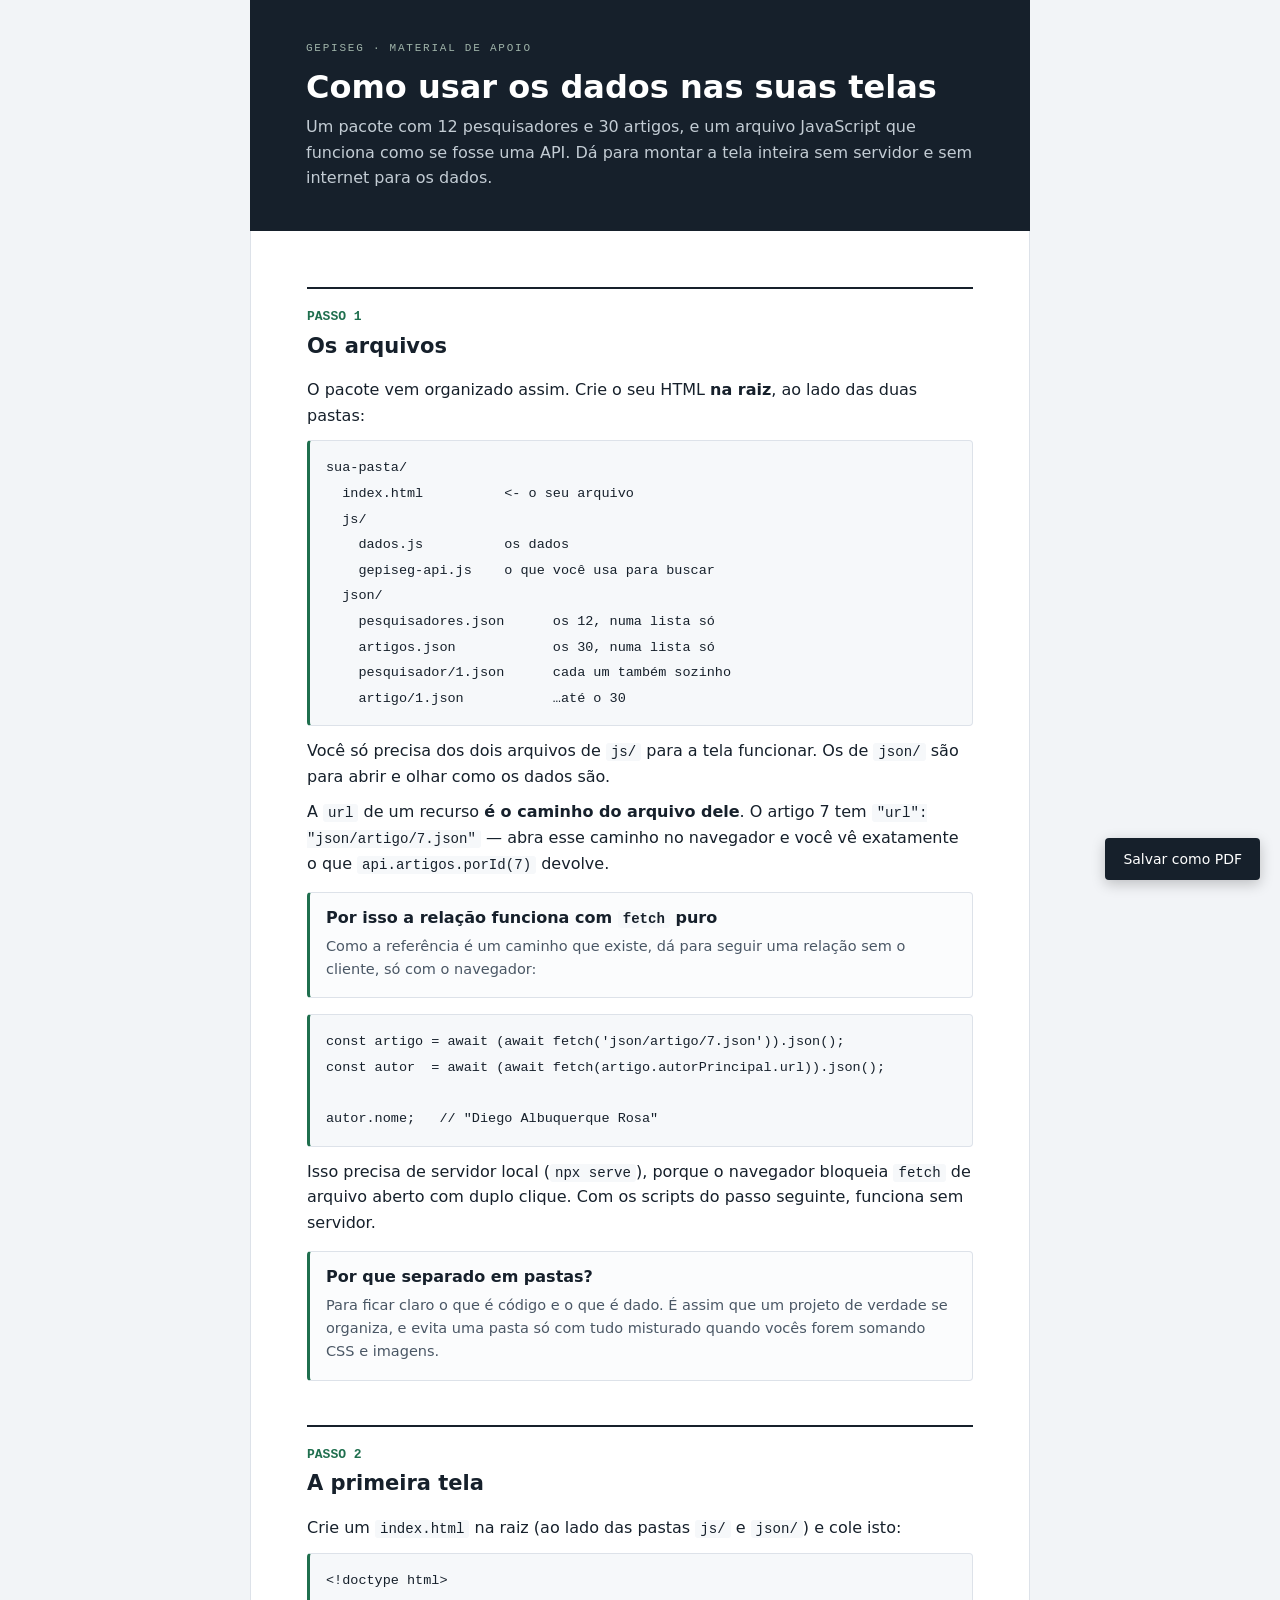
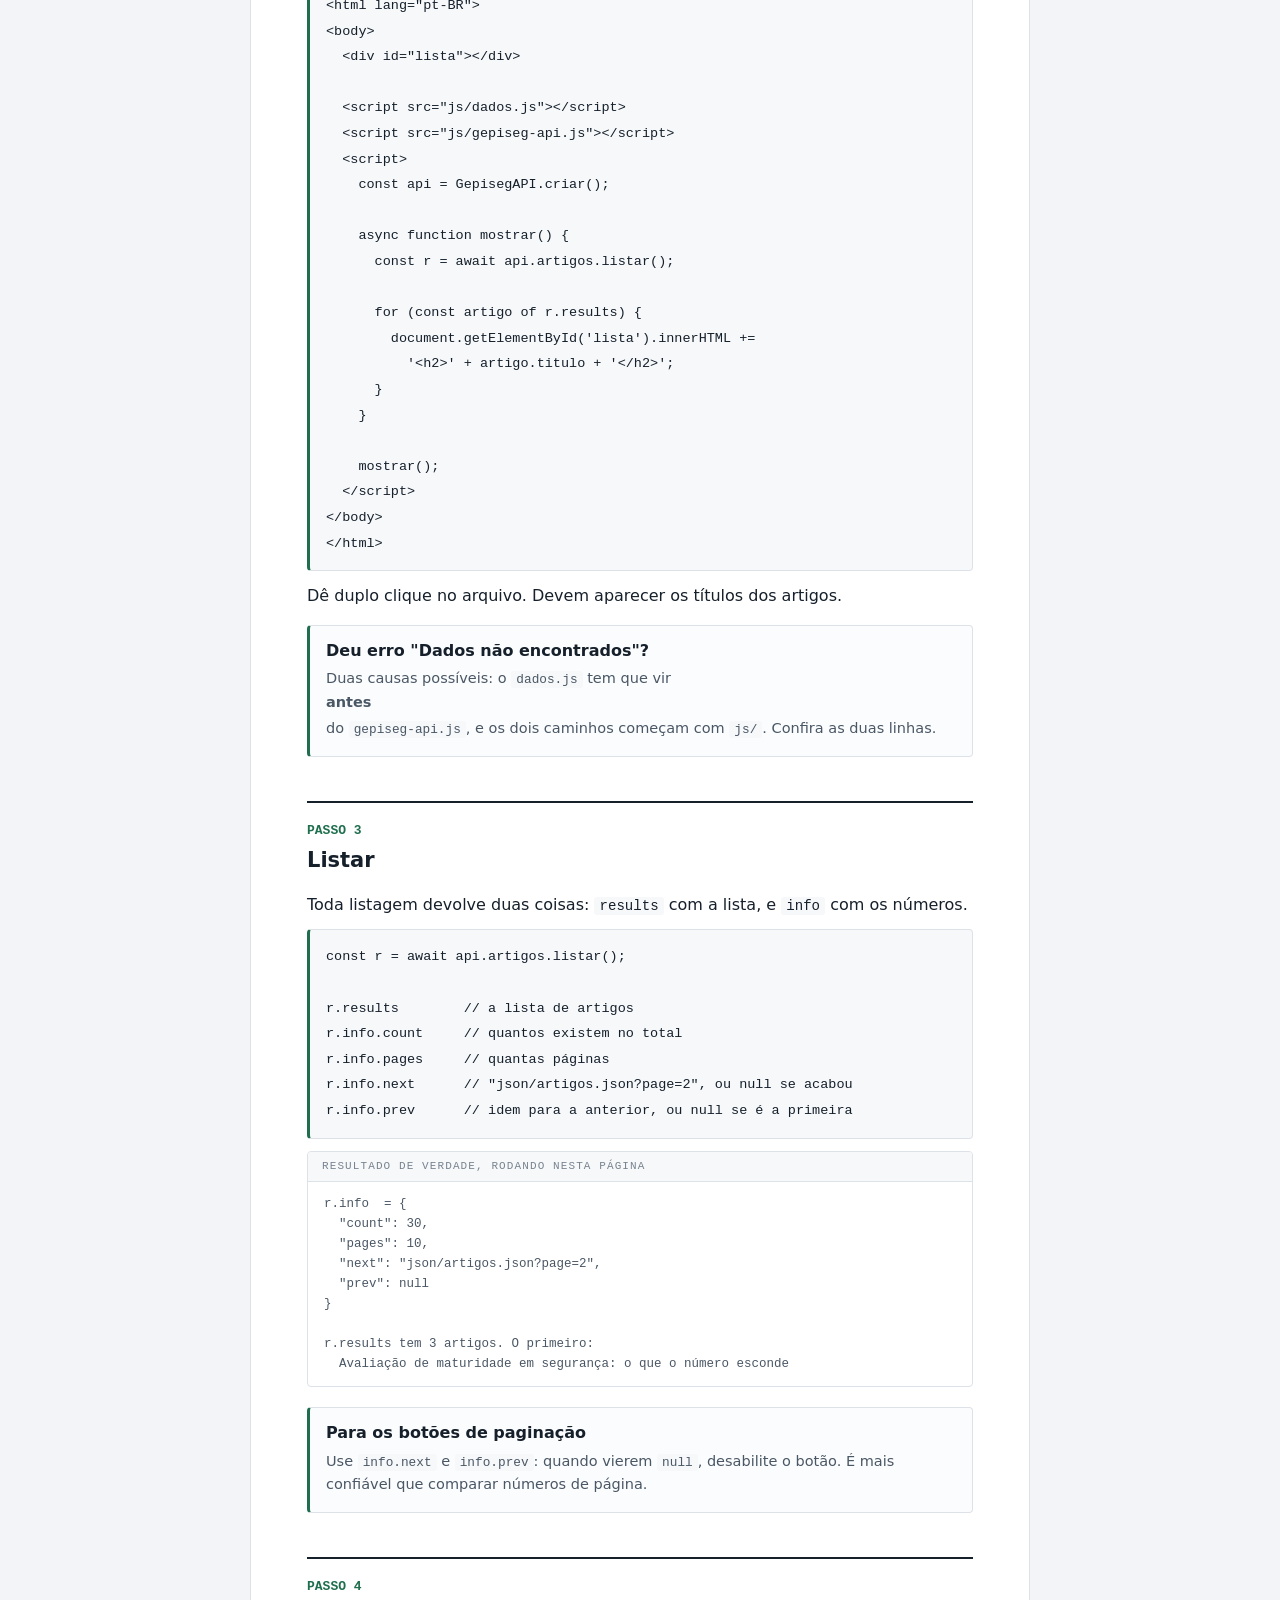
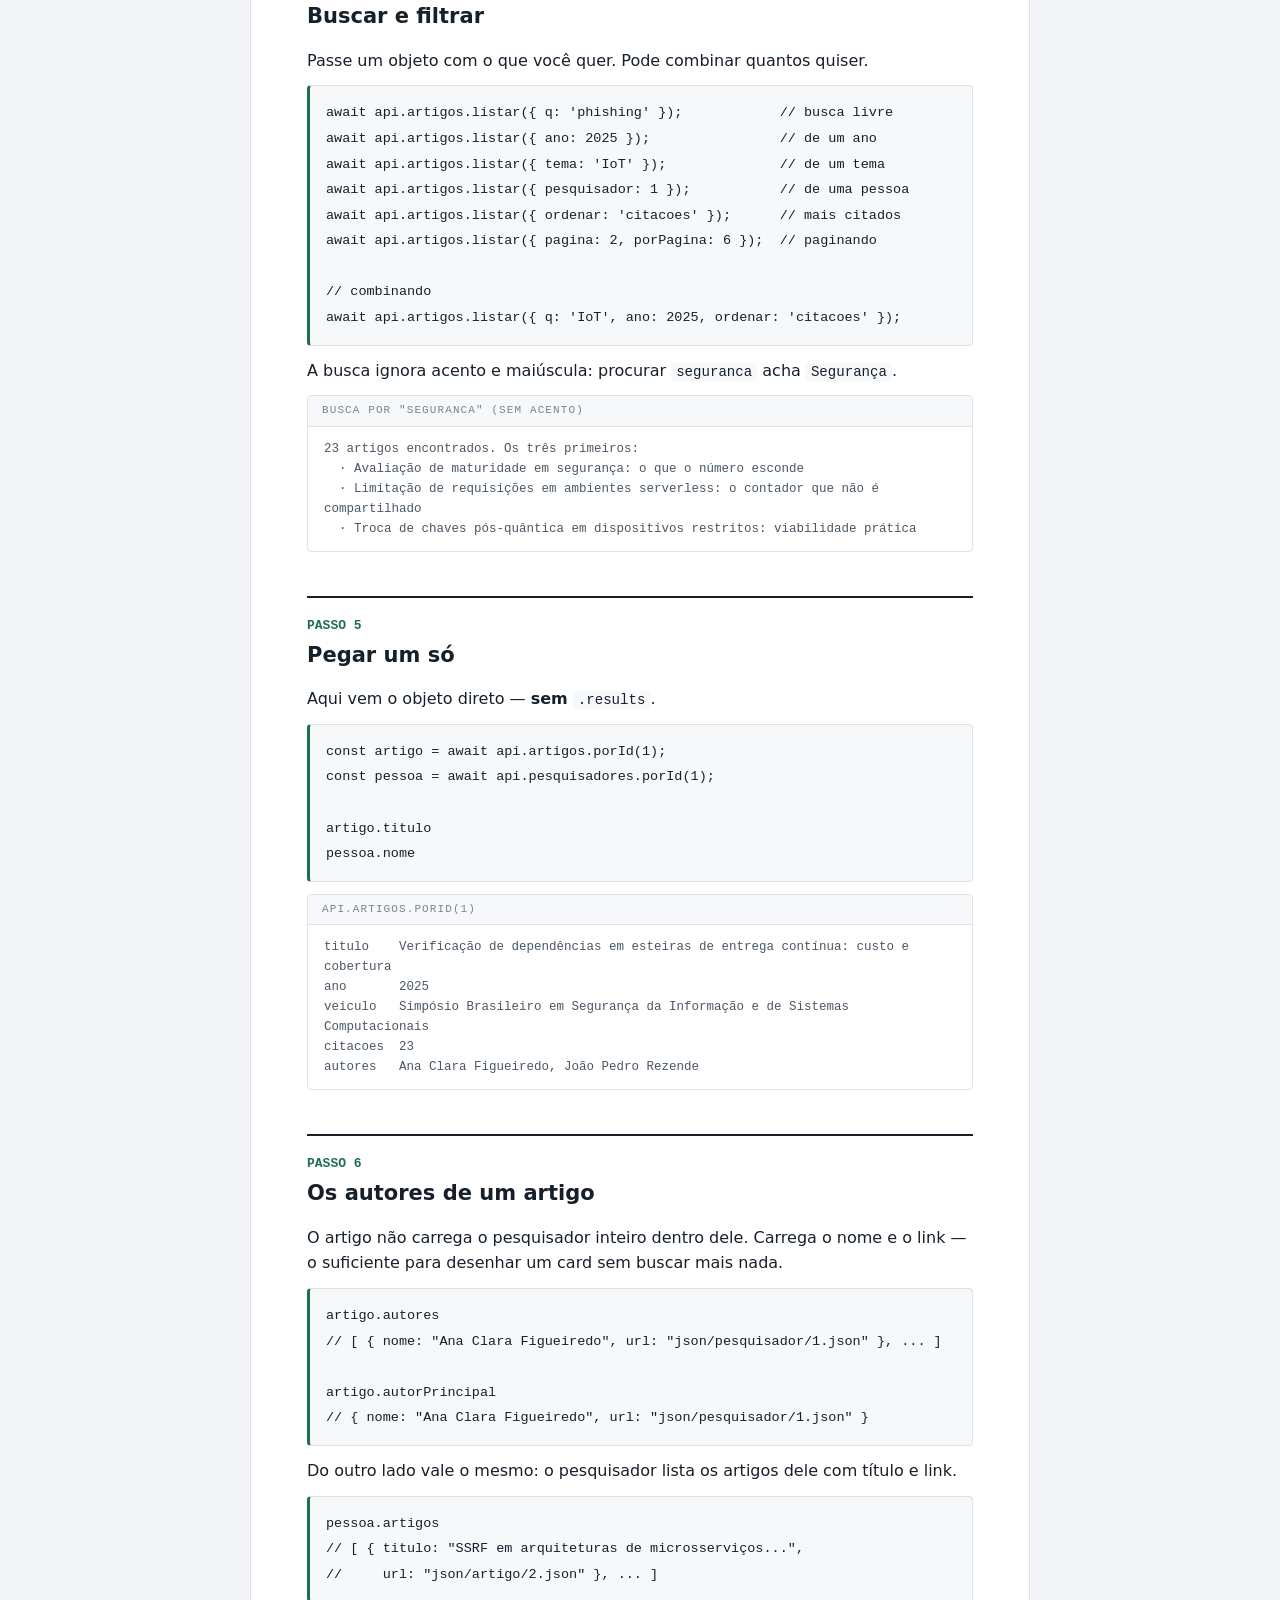
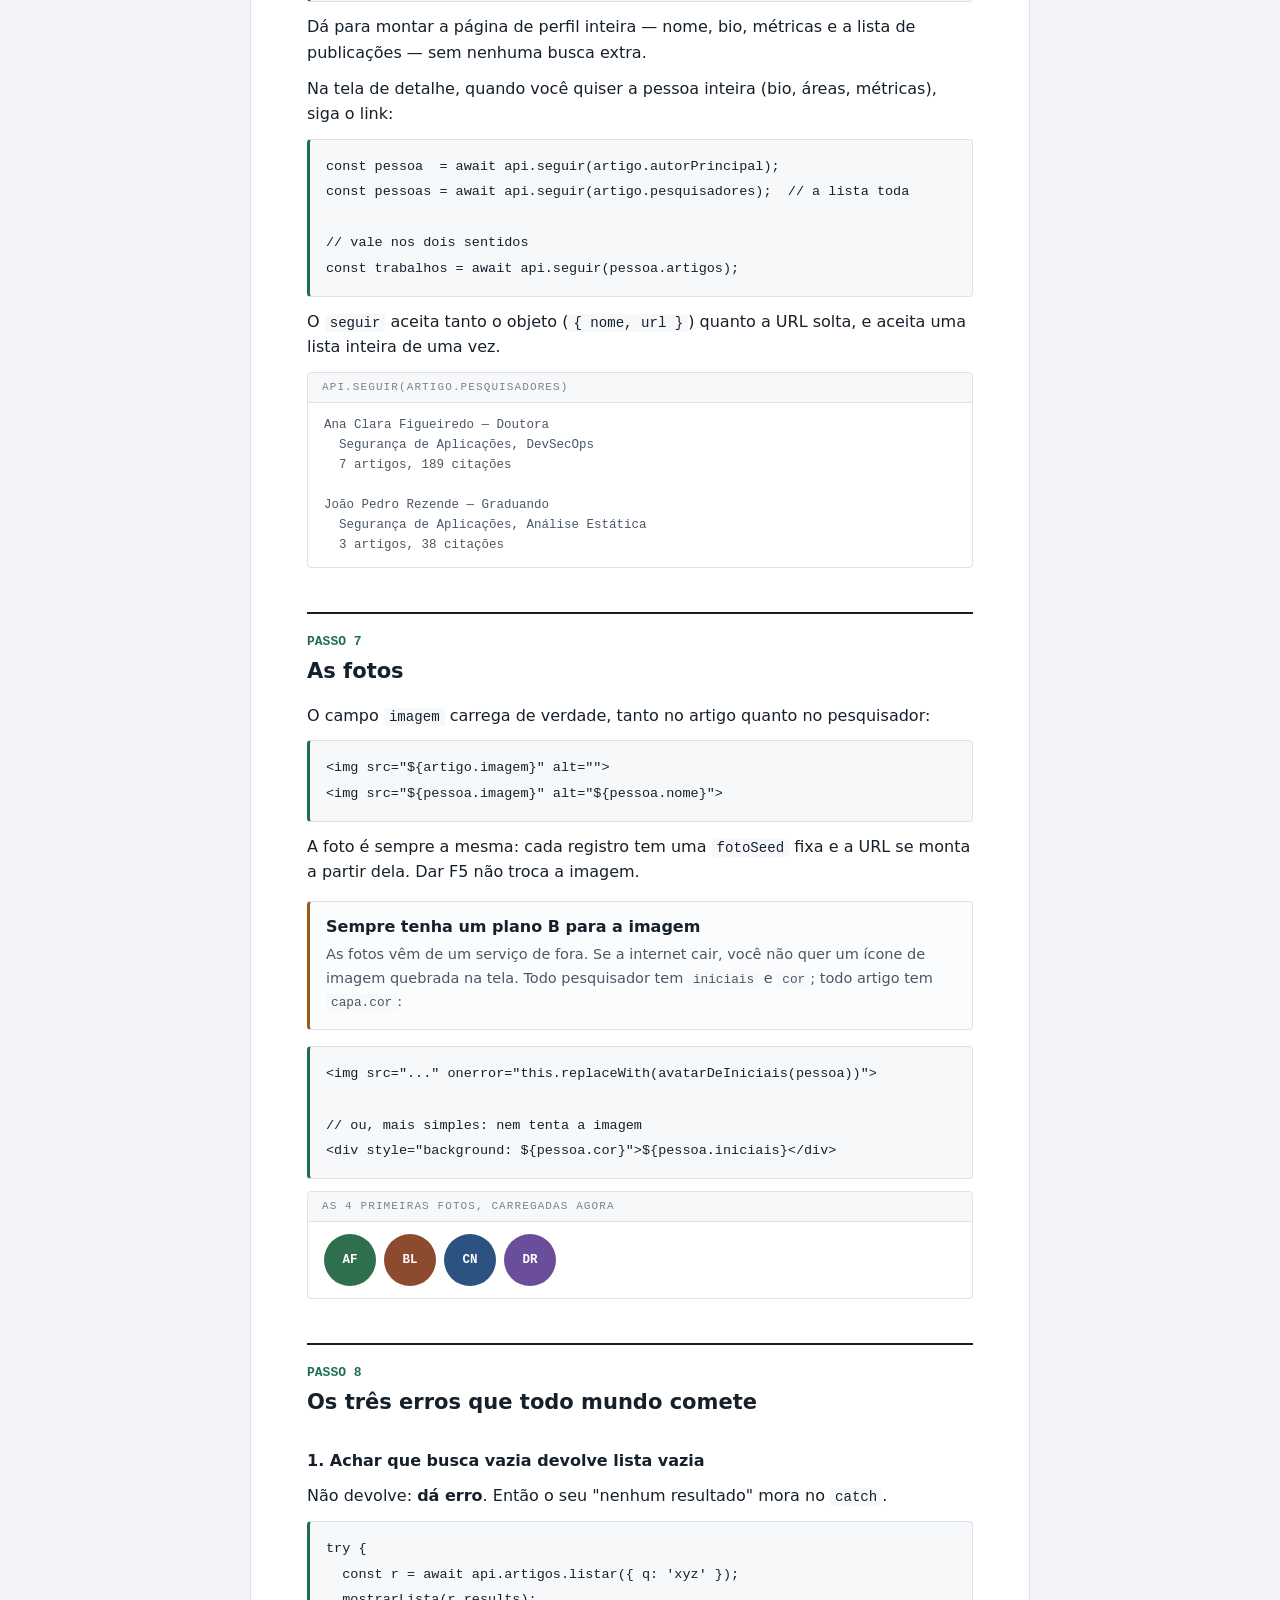
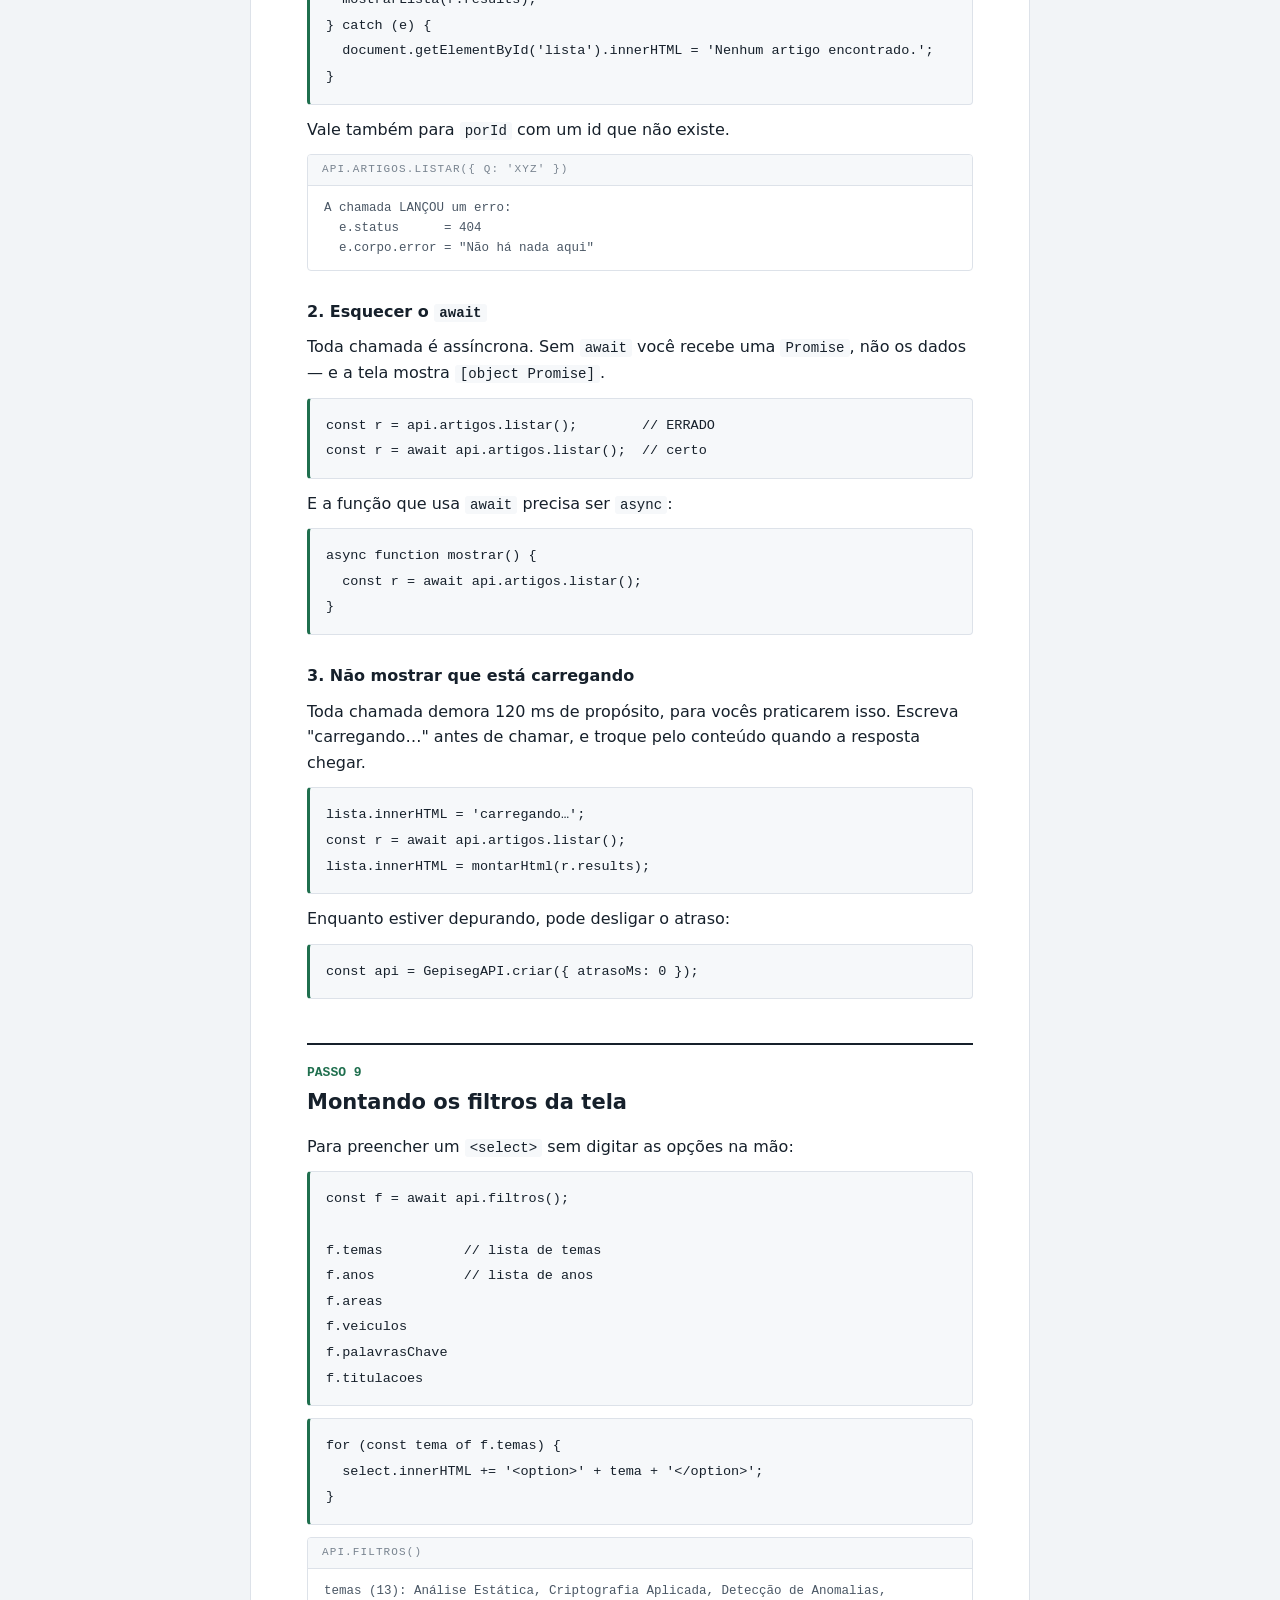
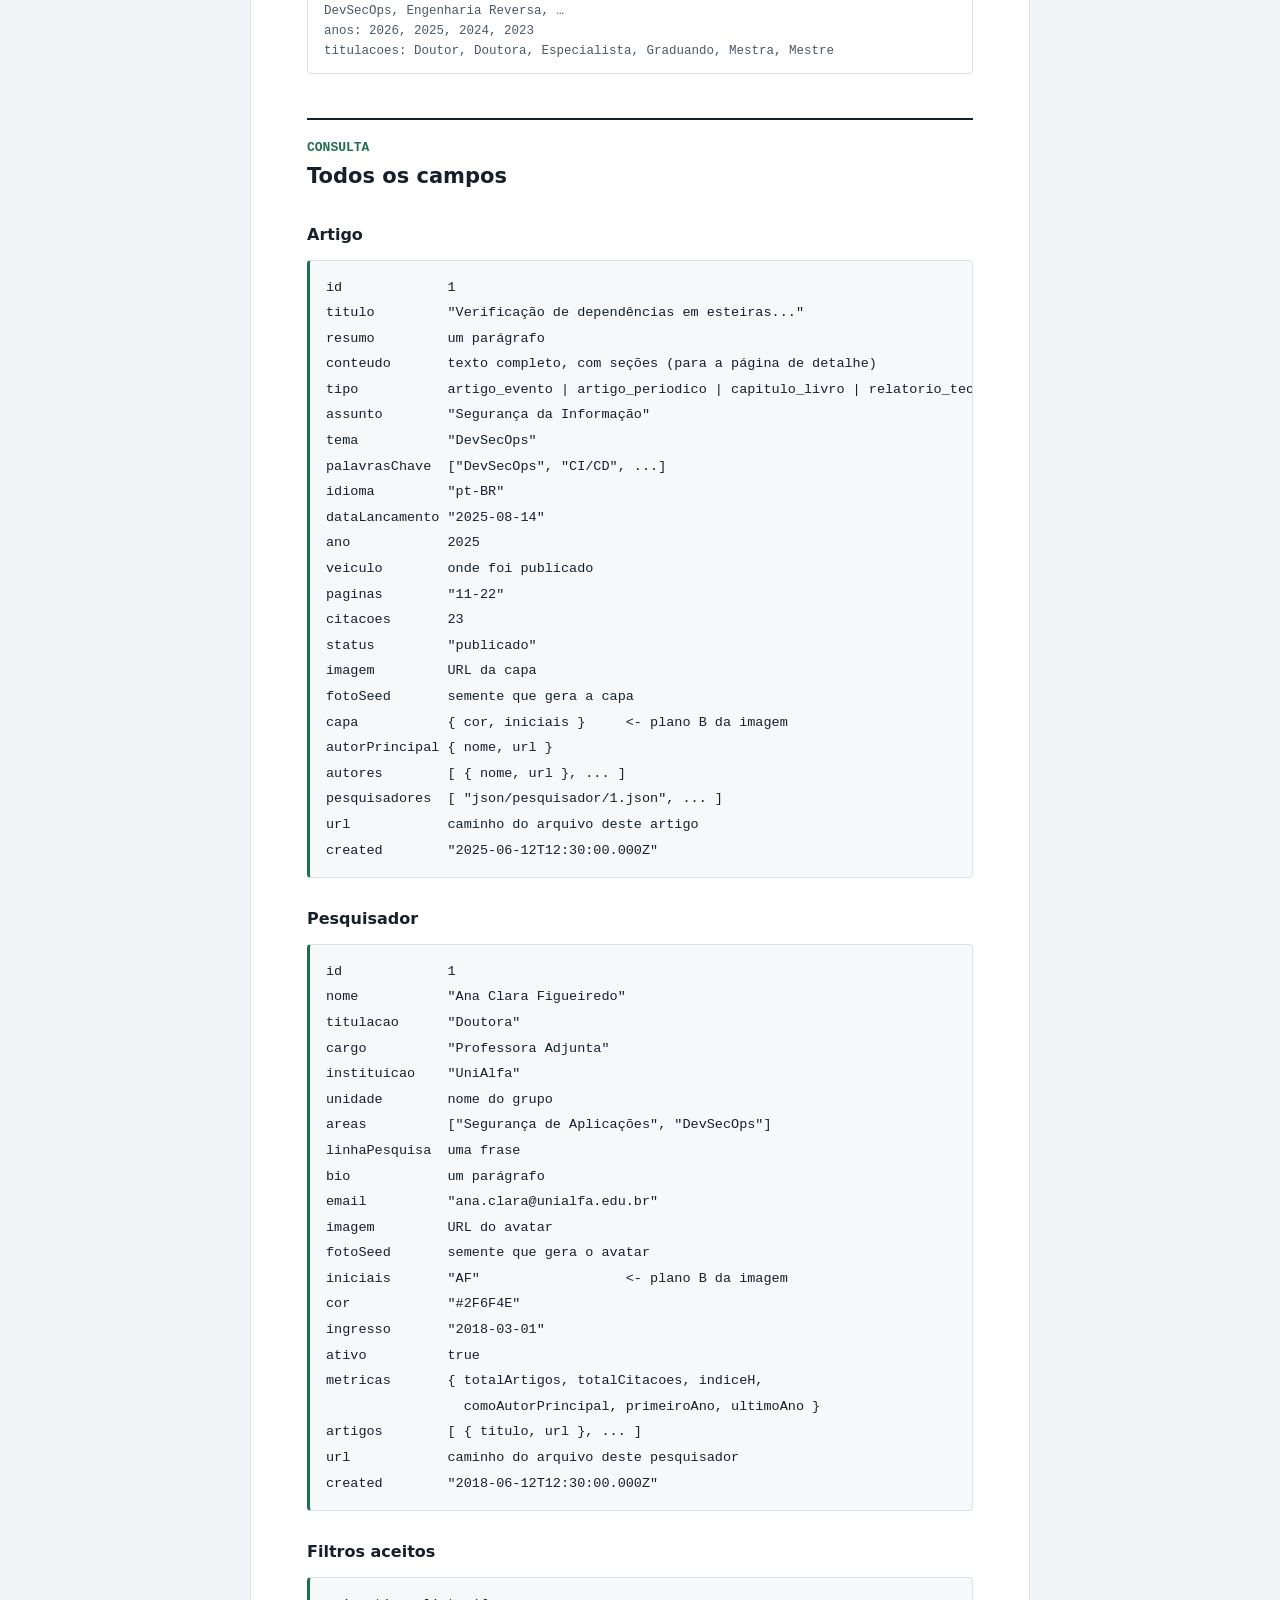
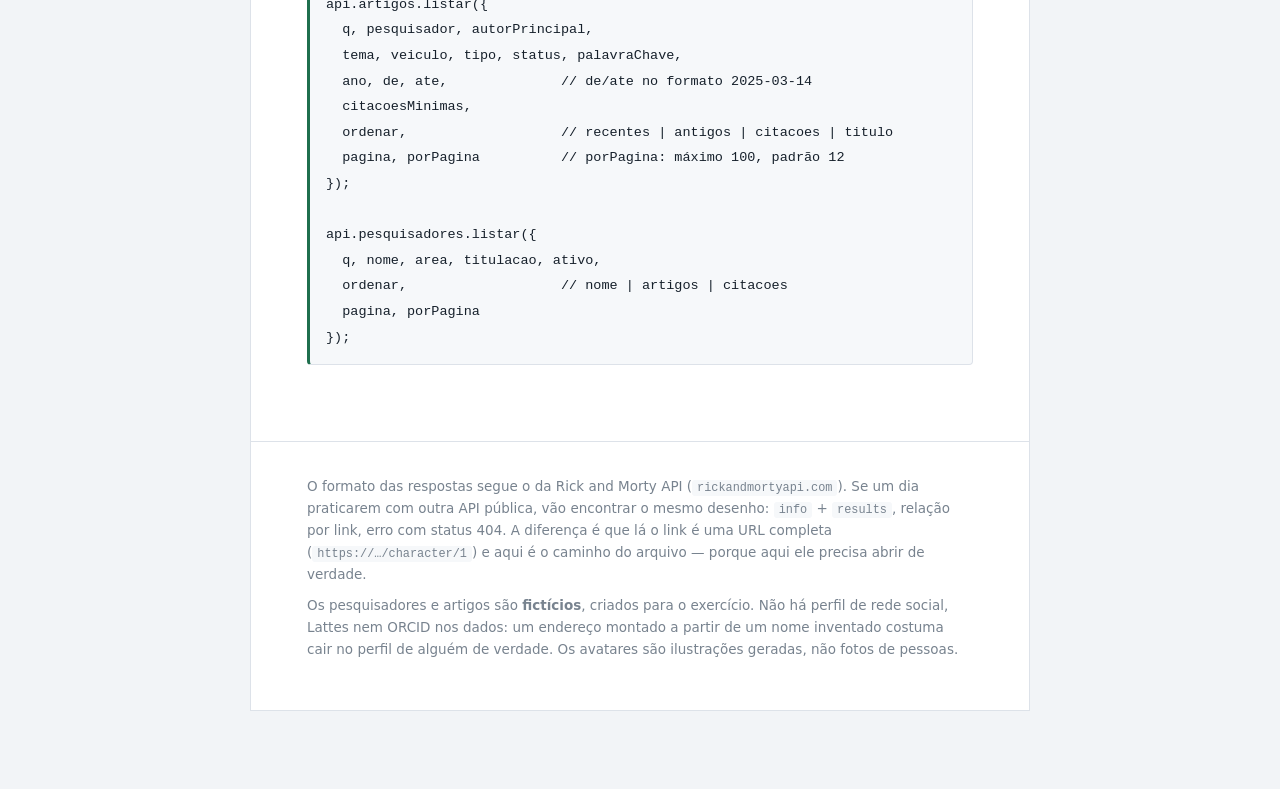
<file: entrega/tutorial.html>
<!doctype html>
<html lang="pt-BR">
<head>
<meta charset="utf-8">
<meta name="viewport" content="width=device-width, initial-scale=1">
<title>GEPISEG — Tutorial dos dados</title>
<style>
  :root {
    --tinta:    #16202b;
    --tinta-2:  #4a5765;
    --tinta-3:  #78838f;
    --papel:    #ffffff;
    --fundo:    #f2f4f7;
    --linha:    #dde2e9;
    --destaque: #1f6f4e;
    --alerta:   #9a5b12;
    --codigo:   #f6f8fa;
    --mono: ui-monospace, "Cascadia Code", Consolas, monospace;
  }

  * { box-sizing: border-box; }

  body {
    margin: 0;
    padding: 0 20px 80px;
    background: var(--fundo);
    color: var(--tinta);
    font: 16px/1.6 system-ui, -apple-system, "Segoe UI", sans-serif;
    -webkit-font-smoothing: antialiased;
  }

  .folha {
    max-width: 780px;
    margin: 0 auto;
    background: var(--papel);
    padding: 48px 56px 64px;
    border: 1px solid var(--linha);
    border-top: 0;
  }

  /* ---------- capa ---------- */

  header {
    max-width: 780px;
    margin: 0 auto;
    background: var(--tinta);
    color: #fff;
    padding: 40px 56px;
  }
  header .etiqueta {
    font-family: var(--mono);
    font-size: 11px;
    letter-spacing: .16em;
    text-transform: uppercase;
    color: #9fb3a9;
  }
  header h1 { margin: 10px 0 8px; font-size: 32px; line-height: 1.2; }
  header p { margin: 0; color: #c3ccd4; max-width: 46em; }

  /* ---------- texto ---------- */

  h2 {
    font-size: 21px;
    margin: 44px 0 14px;
    padding-top: 18px;
    border-top: 2px solid var(--tinta);
  }
  h2:first-of-type { margin-top: 8px; }
  h2 .n {
    font-family: var(--mono);
    font-size: 13px;
    color: var(--destaque);
    display: block;
    margin-bottom: 2px;
  }

  h3 { font-size: 16px; margin: 28px 0 8px; }
  p  { margin: 10px 0; max-width: 64em; }
  ul { margin: 10px 0; padding-left: 22px; }
  li { margin: 5px 0; }

  code {
    font-family: var(--mono);
    font-size: .88em;
    background: var(--codigo);
    padding: 1px 5px;
    border-radius: 3px;
  }

  pre {
    background: var(--codigo);
    border: 1px solid var(--linha);
    border-left: 3px solid var(--destaque);
    border-radius: 4px;
    padding: 14px 16px;
    overflow-x: auto;
    margin: 12px 0;
  }
  pre code { background: none; padding: 0; font-size: 13.5px; line-height: 1.55; }

  /* ---------- caixas ---------- */

  .nota, .aviso {
    border: 1px solid var(--linha);
    border-left: 3px solid var(--destaque);
    border-radius: 4px;
    padding: 12px 16px;
    margin: 16px 0;
    background: #fbfcfd;
  }
  .aviso { border-left-color: var(--alerta); }
  .nota strong, .aviso strong { display: block; margin-bottom: 3px; }
  .nota p, .aviso p { margin: 4px 0; font-size: 14.5px; color: var(--tinta-2); }

  /* ---------- saída ao vivo ---------- */

  .saida {
    border: 1px solid var(--linha);
    border-radius: 4px;
    margin: 12px 0 20px;
    overflow: hidden;
  }
  .saida .topo {
    background: var(--codigo);
    border-bottom: 1px solid var(--linha);
    padding: 6px 14px;
    font-family: var(--mono);
    font-size: 11px;
    letter-spacing: .1em;
    text-transform: uppercase;
    color: var(--tinta-3);
  }
  .saida .corpo {
    padding: 12px 16px;
    font-family: var(--mono);
    font-size: 12.5px;
    white-space: pre-wrap;
    color: var(--tinta-2);
    max-height: 260px;
    overflow: auto;
  }

  /* ---------- tabela ---------- */

  .rolar { overflow-x: auto; margin: 14px 0; }
  table { border-collapse: collapse; width: 100%; font-size: 14px; min-width: 420px; }
  th, td { text-align: left; padding: 7px 12px; border-bottom: 1px solid var(--linha); vertical-align: top; }
  th { font-size: 11.5px; letter-spacing: .1em; text-transform: uppercase; color: var(--tinta-3); font-weight: 600; }
  td code { font-size: 12.5px; }

  footer {
    max-width: 780px;
    margin: 0 auto;
    background: var(--papel);
    border: 1px solid var(--linha);
    border-top: 0;
    padding: 24px 56px 40px;
    font-size: 13.5px;
    color: var(--tinta-3);
  }

  /* ---------- impressão / PDF ---------- */

  @media print {
    @page { margin: 14mm; }
    body { background: #fff; padding: 0; font-size: 11pt; }
    header { padding: 24px 0; background: #fff; color: var(--tinta); border-bottom: 3px solid var(--tinta); }
    header .etiqueta { color: var(--destaque); }
    header p { color: var(--tinta-2); }
    .folha, footer { border: 0; padding: 0; max-width: none; }
    h2 { page-break-after: avoid; margin-top: 26px; }
    h3 { page-break-after: avoid; }
    pre, .saida, .nota, .aviso, table { page-break-inside: avoid; }
    .saida .corpo { max-height: none; }
    .imprimir { display: none; }
  }

  .imprimir {
    position: fixed;
    right: 20px;
    bottom: 20px;
    padding: 10px 18px;
    background: var(--tinta);
    color: #fff;
    border: 0;
    border-radius: 4px;
    font: inherit;
    font-size: 14px;
    cursor: pointer;
    box-shadow: 0 4px 14px rgba(0,0,0,.22);
  }
</style>
</head>
<body>

<header>
  <div class="etiqueta">GEPISEG · material de apoio</div>
  <h1>Como usar os dados nas suas telas</h1>
  <p>
    Um pacote com 12 pesquisadores e 30 artigos, e um arquivo JavaScript que
    funciona como se fosse uma API. Dá para montar a tela inteira sem servidor
    e sem internet para os dados.
  </p>
</header>

<div class="folha">

<h2><span class="n">PASSO 1</span>Os arquivos</h2>

<p>O pacote vem organizado assim. Crie o seu HTML <strong>na raiz</strong>, ao lado das duas pastas:</p>

<pre><code>sua-pasta/
  index.html          &lt;- o seu arquivo
  js/
    dados.js          os dados
    gepiseg-api.js    o que você usa para buscar
  json/
    pesquisadores.json      os 12, numa lista só
    artigos.json            os 30, numa lista só
    pesquisador/1.json      cada um também sozinho
    artigo/1.json           …até o 30</code></pre>

<p>
  Você só precisa dos dois arquivos de <code>js/</code> para a tela funcionar.
  Os de <code>json/</code> são para abrir e olhar como os dados são.
</p>

<p>
  A <code>url</code> de um recurso <strong>é o caminho do arquivo dele</strong>.
  O artigo 7 tem <code>"url": "json/artigo/7.json"</code> — abra esse caminho no
  navegador e você vê exatamente o que
  <code>api.artigos.porId(7)</code> devolve.
</p>

<div class="nota">
  <strong>Por isso a relação funciona com <code>fetch</code> puro</strong>
  <p>
    Como a referência é um caminho que existe, dá para seguir uma relação sem o
    cliente, só com o navegador:
  </p>
</div>

<pre><code>const artigo = await (await fetch('json/artigo/7.json')).json();
const autor  = await (await fetch(artigo.autorPrincipal.url)).json();

autor.nome;   // "Diego Albuquerque Rosa"</code></pre>

<p>
  Isso precisa de servidor local (<code>npx serve</code>), porque o navegador
  bloqueia <code>fetch</code> de arquivo aberto com duplo clique. Com os scripts
  do passo seguinte, funciona sem servidor.
</p>

<div class="nota">
  <strong>Por que separado em pastas?</strong>
  <p>
    Para ficar claro o que é código e o que é dado. É assim que um projeto de
    verdade se organiza, e evita uma pasta só com tudo misturado quando vocês
    forem somando CSS e imagens.
  </p>
</div>

<h2><span class="n">PASSO 2</span>A primeira tela</h2>

<p>Crie um <code>index.html</code> na raiz (ao lado das pastas <code>js/</code> e <code>json/</code>) e cole isto:</p>

<pre><code>&lt;!doctype html&gt;
&lt;html lang="pt-BR"&gt;
&lt;body&gt;
  &lt;div id="lista"&gt;&lt;/div&gt;

  &lt;script src="js/dados.js"&gt;&lt;/script&gt;
  &lt;script src="js/gepiseg-api.js"&gt;&lt;/script&gt;
  &lt;script&gt;
    const api = GepisegAPI.criar();

    async function mostrar() {
      const r = await api.artigos.listar();

      for (const artigo of r.results) {
        document.getElementById('lista').innerHTML +=
          '&lt;h2&gt;' + artigo.titulo + '&lt;/h2&gt;';
      }
    }

    mostrar();
  &lt;/script&gt;
&lt;/body&gt;
&lt;/html&gt;</code></pre>

<p>Dê duplo clique no arquivo. Devem aparecer os títulos dos artigos.</p>

<div class="nota">
  <strong>Deu erro "Dados não encontrados"?</strong>
  <p>
    Duas causas possíveis: o <code>dados.js</code> tem que vir <strong>antes</strong>
    do <code>gepiseg-api.js</code>, e os dois caminhos começam com
    <code>js/</code>. Confira as duas linhas.
  </p>
</div>

<h2><span class="n">PASSO 3</span>Listar</h2>

<p>Toda listagem devolve duas coisas: <code>results</code> com a lista, e <code>info</code> com os números.</p>

<pre><code>const r = await api.artigos.listar();

r.results        // a lista de artigos
r.info.count     // quantos existem no total
r.info.pages     // quantas páginas
r.info.next      // "json/artigos.json?page=2", ou null se acabou
r.info.prev      // idem para a anterior, ou null se é a primeira</code></pre>

<div class="saida">
  <div class="topo">resultado de verdade, rodando nesta página</div>
  <div class="corpo" id="s-listar">carregando…</div>
</div>

<div class="nota">
  <strong>Para os botões de paginação</strong>
  <p>Use <code>info.next</code> e <code>info.prev</code>: quando vierem <code>null</code>, desabilite o botão. É mais confiável que comparar números de página.</p>
</div>

<h2><span class="n">PASSO 4</span>Buscar e filtrar</h2>

<p>Passe um objeto com o que você quer. Pode combinar quantos quiser.</p>

<pre><code>await api.artigos.listar({ q: 'phishing' });            // busca livre
await api.artigos.listar({ ano: 2025 });                // de um ano
await api.artigos.listar({ tema: 'IoT' });              // de um tema
await api.artigos.listar({ pesquisador: 1 });           // de uma pessoa
await api.artigos.listar({ ordenar: 'citacoes' });      // mais citados
await api.artigos.listar({ pagina: 2, porPagina: 6 });  // paginando

// combinando
await api.artigos.listar({ q: 'IoT', ano: 2025, ordenar: 'citacoes' });</code></pre>

<p>A busca ignora acento e maiúscula: procurar <code>seguranca</code> acha <code>Segurança</code>.</p>

<div class="saida">
  <div class="topo">busca por "seguranca" (sem acento)</div>
  <div class="corpo" id="s-busca">carregando…</div>
</div>

<h2><span class="n">PASSO 5</span>Pegar um só</h2>

<p>Aqui vem o objeto direto — <strong>sem</strong> <code>.results</code>.</p>

<pre><code>const artigo = await api.artigos.porId(1);
const pessoa = await api.pesquisadores.porId(1);

artigo.titulo
pessoa.nome</code></pre>

<div class="saida">
  <div class="topo">api.artigos.porId(1)</div>
  <div class="corpo" id="s-porid">carregando…</div>
</div>

<h2><span class="n">PASSO 6</span>Os autores de um artigo</h2>

<p>
  O artigo não carrega o pesquisador inteiro dentro dele. Carrega o nome e o
  link — o suficiente para desenhar um card sem buscar mais nada.
</p>

<pre><code>artigo.autores
// [ { nome: "Ana Clara Figueiredo", url: "json/pesquisador/1.json" }, ... ]

artigo.autorPrincipal
// { nome: "Ana Clara Figueiredo", url: "json/pesquisador/1.json" }</code></pre>

<p>Do outro lado vale o mesmo: o pesquisador lista os artigos dele com título e link.</p>

<pre><code>pessoa.artigos
// [ { titulo: "SSRF em arquiteturas de microsserviços...",
//     url: "json/artigo/2.json" }, ... ]</code></pre>

<p>
  Dá para montar a página de perfil inteira — nome, bio, métricas e a lista de
  publicações — sem nenhuma busca extra.
</p>

<p>Na tela de detalhe, quando você quiser a pessoa inteira (bio, áreas, métricas), siga o link:</p>

<pre><code>const pessoa  = await api.seguir(artigo.autorPrincipal);
const pessoas = await api.seguir(artigo.pesquisadores);  // a lista toda

// vale nos dois sentidos
const trabalhos = await api.seguir(pessoa.artigos);</code></pre>

<p>
  O <code>seguir</code> aceita tanto o objeto (<code>{ nome, url }</code>) quanto
  a URL solta, e aceita uma lista inteira de uma vez.
</p>

<div class="saida">
  <div class="topo">api.seguir(artigo.pesquisadores)</div>
  <div class="corpo" id="s-seguir">carregando…</div>
</div>

<h2><span class="n">PASSO 7</span>As fotos</h2>

<p>O campo <code>imagem</code> carrega de verdade, tanto no artigo quanto no pesquisador:</p>

<pre><code>&lt;img src="${artigo.imagem}" alt=""&gt;
&lt;img src="${pessoa.imagem}" alt="${pessoa.nome}"&gt;</code></pre>

<p>
  A foto é sempre a mesma: cada registro tem uma <code>fotoSeed</code> fixa e a
  URL se monta a partir dela. Dar F5 não troca a imagem.
</p>

<div class="aviso">
  <strong>Sempre tenha um plano B para a imagem</strong>
  <p>
    As fotos vêm de um serviço de fora. Se a internet cair, você não quer um
    ícone de imagem quebrada na tela. Todo pesquisador tem <code>iniciais</code>
    e <code>cor</code>; todo artigo tem <code>capa.cor</code>:
  </p>
</div>

<pre><code>&lt;img src="..." onerror="this.replaceWith(avatarDeIniciais(pessoa))"&gt;

// ou, mais simples: nem tenta a imagem
&lt;div style="background: ${pessoa.cor}"&gt;${pessoa.iniciais}&lt;/div&gt;</code></pre>

<div class="saida">
  <div class="topo">as 4 primeiras fotos, carregadas agora</div>
  <div class="corpo" id="s-fotos">carregando…</div>
</div>

<h2><span class="n">PASSO 8</span>Os três erros que todo mundo comete</h2>

<h3>1. Achar que busca vazia devolve lista vazia</h3>

<p>Não devolve: <strong>dá erro</strong>. Então o seu "nenhum resultado" mora no <code>catch</code>.</p>

<pre><code>try {
  const r = await api.artigos.listar({ q: 'xyz' });
  mostrarLista(r.results);
} catch (e) {
  document.getElementById('lista').innerHTML = 'Nenhum artigo encontrado.';
}</code></pre>

<p>Vale também para <code>porId</code> com um id que não existe.</p>

<div class="saida">
  <div class="topo">api.artigos.listar({ q: 'xyz' })</div>
  <div class="corpo" id="s-erro">carregando…</div>
</div>

<h3>2. Esquecer o <code>await</code></h3>

<p>
  Toda chamada é assíncrona. Sem <code>await</code> você recebe uma
  <code>Promise</code>, não os dados — e a tela mostra
  <code>[object Promise]</code>.
</p>

<pre><code>const r = api.artigos.listar();        // ERRADO
const r = await api.artigos.listar();  // certo</code></pre>

<p>E a função que usa <code>await</code> precisa ser <code>async</code>:</p>

<pre><code>async function mostrar() {
  const r = await api.artigos.listar();
}</code></pre>

<h3>3. Não mostrar que está carregando</h3>

<p>
  Toda chamada demora 120 ms de propósito, para vocês praticarem isso. Escreva
  "carregando…" antes de chamar, e troque pelo conteúdo quando a resposta chegar.
</p>

<pre><code>lista.innerHTML = 'carregando…';
const r = await api.artigos.listar();
lista.innerHTML = montarHtml(r.results);</code></pre>

<p>Enquanto estiver depurando, pode desligar o atraso:</p>

<pre><code>const api = GepisegAPI.criar({ atrasoMs: 0 });</code></pre>

<h2><span class="n">PASSO 9</span>Montando os filtros da tela</h2>

<p>Para preencher um <code>&lt;select&gt;</code> sem digitar as opções na mão:</p>

<pre><code>const f = await api.filtros();

f.temas          // lista de temas
f.anos           // lista de anos
f.areas
f.veiculos
f.palavrasChave
f.titulacoes</code></pre>

<pre><code>for (const tema of f.temas) {
  select.innerHTML += '&lt;option&gt;' + tema + '&lt;/option&gt;';
}</code></pre>

<div class="saida">
  <div class="topo">api.filtros()</div>
  <div class="corpo" id="s-filtros">carregando…</div>
</div>

<h2><span class="n">CONSULTA</span>Todos os campos</h2>

<h3>Artigo</h3>
<pre><code>id             1
titulo         "Verificação de dependências em esteiras..."
resumo         um parágrafo
conteudo       texto completo, com seções (para a página de detalhe)
tipo           artigo_evento | artigo_periodico | capitulo_livro | relatorio_tecnico
assunto        "Segurança da Informação"
tema           "DevSecOps"
palavrasChave  ["DevSecOps", "CI/CD", ...]
idioma         "pt-BR"
dataLancamento "2025-08-14"
ano            2025
veiculo        onde foi publicado
paginas        "11-22"
citacoes       23
status         "publicado"
imagem         URL da capa
fotoSeed       semente que gera a capa
capa           { cor, iniciais }     <- plano B da imagem
autorPrincipal { nome, url }
autores        [ { nome, url }, ... ]
pesquisadores  [ "json/pesquisador/1.json", ... ]
url            caminho do arquivo deste artigo
created        "2025-06-12T12:30:00.000Z"</code></pre>

<h3>Pesquisador</h3>
<pre><code>id             1
nome           "Ana Clara Figueiredo"
titulacao      "Doutora"
cargo          "Professora Adjunta"
instituicao    "UniAlfa"
unidade        nome do grupo
areas          ["Segurança de Aplicações", "DevSecOps"]
linhaPesquisa  uma frase
bio            um parágrafo
email          "ana.clara@unialfa.edu.br"
imagem         URL do avatar
fotoSeed       semente que gera o avatar
iniciais       "AF"                  <- plano B da imagem
cor            "#2F6F4E"
ingresso       "2018-03-01"
ativo          true
metricas       { totalArtigos, totalCitacoes, indiceH,
                 comoAutorPrincipal, primeiroAno, ultimoAno }
artigos        [ { titulo, url }, ... ]
url            caminho do arquivo deste pesquisador
created        "2018-06-12T12:30:00.000Z"</code></pre>

<h3>Filtros aceitos</h3>
<pre><code>api.artigos.listar({
  q, pesquisador, autorPrincipal,
  tema, veiculo, tipo, status, palavraChave,
  ano, de, ate,              // de/ate no formato 2025-03-14
  citacoesMinimas,
  ordenar,                   // recentes | antigos | citacoes | titulo
  pagina, porPagina          // porPagina: máximo 100, padrão 12
});

api.pesquisadores.listar({
  q, nome, area, titulacao, ativo,
  ordenar,                   // nome | artigos | citacoes
  pagina, porPagina
});</code></pre>

</div>

<footer>
  <p>
    O formato das respostas segue o da Rick and Morty API
    (<code>rickandmortyapi.com</code>). Se um dia praticarem com outra API
    pública, vão encontrar o mesmo desenho: <code>info</code> +
    <code>results</code>, relação por link, erro com status 404. A diferença é
    que lá o link é uma URL completa (<code>https://…/character/1</code>) e aqui
    é o caminho do arquivo — porque aqui ele precisa abrir de verdade.
  </p>
  <p>
    Os pesquisadores e artigos são <strong>fictícios</strong>, criados para o
    exercício. Não há perfil de rede social, Lattes nem ORCID nos dados: um
    endereço montado a partir de um nome inventado costuma cair no perfil de
    alguém de verdade. Os avatares são ilustrações geradas, não fotos de pessoas.
  </p>
</footer>

<button class="imprimir" onclick="window.print()">Salvar como PDF</button>

<script src="js/dados.js"></script>
<script src="js/gepiseg-api.js"></script>
<script>
  // Os blocos de "resultado" desta página rodam de verdade, usando os mesmos
  // arquivos que vocês vão usar. O que está impresso aqui é o que sai aí.
  const api = GepisegAPI.criar({ atrasoMs: 0 });
  const põe = (id, texto) => { document.getElementById(id).textContent = texto; };

  (async function () {
    const r = await api.artigos.listar({ porPagina: 3 });
    põe('s-listar',
      'r.info  = ' + JSON.stringify(r.info, null, 2) + '\n\n' +
      'r.results tem ' + r.results.length + ' artigos. O primeiro:\n' +
      '  ' + r.results[0].titulo);

    const b = await api.artigos.listar({ q: 'seguranca' });
    põe('s-busca',
      b.info.count + ' artigos encontrados. Os três primeiros:\n' +
      b.results.slice(0, 3).map(a => '  · ' + a.titulo).join('\n'));

    const a = await api.artigos.porId(1);
    põe('s-porid',
      'titulo    ' + a.titulo + '\n' +
      'ano       ' + a.ano + '\n' +
      'veiculo   ' + a.veiculo + '\n' +
      'citacoes  ' + a.citacoes + '\n' +
      'autores   ' + a.autores.map(x => x.nome).join(', '));

    const pessoas = await api.seguir(a.pesquisadores);
    põe('s-seguir', pessoas.map(p =>
      p.nome + ' — ' + p.titulacao + '\n' +
      '  ' + p.areas.join(', ') + '\n' +
      '  ' + p.metricas.totalArtigos + ' artigos, ' +
      p.metricas.totalCitacoes + ' citações'
    ).join('\n\n'));

    try {
      await api.artigos.listar({ q: 'xyz' });
      põe('s-erro', 'não deveria chegar aqui');
    } catch (e) {
      põe('s-erro',
        'A chamada LANÇOU um erro:\n' +
        '  e.status      = ' + e.status + '\n' +
        '  e.corpo.error = "' + e.corpo.error + '"');
    }

    const f = await api.filtros();
    põe('s-filtros',
      'temas (' + f.temas.length + '): ' + f.temas.slice(0, 5).join(', ') + ', …\n' +
      'anos: ' + f.anos.join(', ') + '\n' +
      'titulacoes: ' + f.titulacoes.join(', '));

    // As fotos: montadas como <img>, com as iniciais de plano B no onerror.
    const lista = await api.pesquisadores.listar({ porPagina: 4 });
    const caixa = document.getElementById('s-fotos');
    caixa.textContent = '';
    for (const p of lista.results) {
      const img = document.createElement('img');
      img.src = p.imagem;
      img.alt = p.nome;
      img.width = 52;
      img.height = 52;
      img.style.cssText = 'border-radius:50%;margin-right:8px;vertical-align:middle';
      img.onerror = function () {
        const bolha = document.createElement('span');
        bolha.textContent = p.iniciais;
        bolha.style.cssText =
          'display:inline-grid;place-items:center;width:52px;height:52px;' +
          'border-radius:50%;margin-right:8px;vertical-align:middle;color:#fff;' +
          'font-weight:bold;background:' + p.cor;
        img.replaceWith(bolha);
      };
      caixa.appendChild(img);
    }
  })();
</script>

</body>
</html>
</file>
